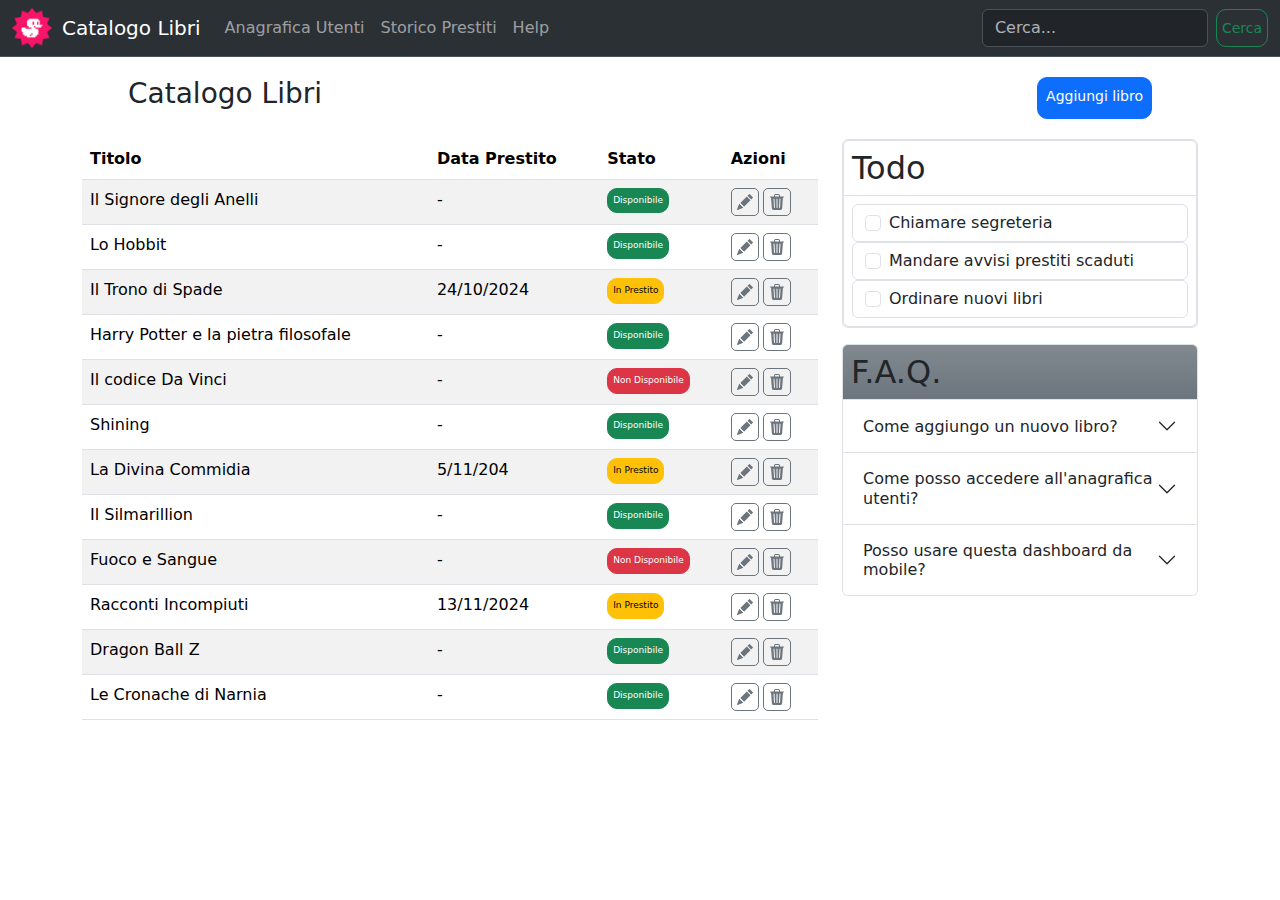
<file: index.html>
<!DOCTYPE html>
<html lang="en">
<head>
    <meta charset="UTF-8">
    <meta name="viewport" content="width=device-width, initial-scale=1.0">
    <link href="https://cdn.jsdelivr.net/npm/bootstrap@5.3.3/dist/css/bootstrap.min.css" rel="stylesheet" integrity="sha384-QWTKZyjpPEjISv5WaRU9OFeRpok6YctnYmDr5pNlyT2bRjXh0JMhjY6hW+ALEwIH" crossorigin="anonymous">
    <link rel="stylesheet" href="./css/style.css">
    <title>Bootstrap Dashboard</title>
</head>
<body>
    <nav class="navbar navbar-expand-lg bg-body-tertiary navbar bg-dark border-bottom border-body" data-bs-theme="dark">
        <div class="container-fluid">
            <img src="./img/duck.png" alt="Logo">
            <button class="navbar-toggler" type="button" data-bs-toggle="collapse" data-bs-target="#navbarTogglerDemo01" aria-controls="navbarTogglerDemo01" aria-expanded="false" aria-label="Toggle navigation">
                <span class="navbar-toggler-icon"></span>
            </button>
            <div class="collapse navbar-collapse" id="navbarTogglerDemo01">
                <a class="navbar-brand" href="#">Catalogo Libri</a>
                <ul class="navbar-nav me-auto mb-2 mb-lg-0">
                    <li class="nav-item">
                        <a class="nav-link" aria-current="page" href="#">Anagrafica Utenti</a>
                    </li>
                    <li class="nav-item">
                        <a class="nav-link" aria-current="page" href="#">Storico Prestiti</a>
                    </li>
                    <li class="nav-item">
                        <a class="nav-link" aria-current="page" href="#">Help</a>
                    </li>
                </ul>
                <form class="d-flex" role="search">
                <input class="form-control me-2" type="search" placeholder="Cerca..." aria-label="Search">
                <button class="btn btn-outline-success" type="submit">Cerca</button>
                </form>
            </div>
        </div>
    </nav>

    <main>
        <section id="row">
            <h3>Catalogo Libri</h3>
            <!-- <button type="button" class="btn btn-primary" disabled>Aggiungi Libro</button> -->
            <a href="./form.html" class="btn btn-primary p-2">Aggiungi libro</a>
        </section>

        <div class="container">
            <div class="row">

                <!-- Left side -->
                <div class="col-xl-8 col-lg-6">
                    <!-- Tabella -->
                    <table class="table table-striped">
                        <thead>
                            <tr>
                                <th>Titolo</th>
                                <th class="d-none d-md-table-cell">Data Prestito</th>
                                <th>Stato</th>
                                <th>Azioni</th>
                            </tr>
                        </thead>
                        <tbody>
                            <tr>
                                <td>Il Signore degli Anelli</td>
                                <td class="d-none d-md-table-cell">-</td>
                                <td><button type="button" class="btn btn-success">Disponibile</button></td>
                                <td class="icon column-gap-1">
                                    <button type="button" class="btn btn-outline-secondary">
                                        <svg xmlns="http://www.w3.org/2000/svg" width="16" height="16" fill="currentColor" class="bi bi-pencil-fill" viewBox="0 0 16 16"><path d="M12.854.146a.5.5 0 0 0-.707 0L10.5 1.793 14.207 5.5l1.647-1.646a.5.5 0 0 0 0-.708zm.646 6.061L9.793 2.5 3.293 9H3.5a.5.5 0 0 1 .5.5v.5h.5a.5.5 0 0 1 .5.5v.5h.5a.5.5 0 0 1 .5.5v.5h.5a.5.5 0 0 1 .5.5v.207zm-7.468 7.468A.5.5 0 0 1 6 13.5V13h-.5a.5.5 0 0 1-.5-.5V12h-.5a.5.5 0 0 1-.5-.5V11h-.5a.5.5 0 0 1-.5-.5V10h-.5a.5.5 0 0 1-.175-.032l-.179.178a.5.5 0 0 0-.11.168l-2 5a.5.5 0 0 0 .65.65l5-2a.5.5 0 0 0 .168-.11z"/>
                                        </svg>
                                    </button>
                                    <button type="button" class="btn btn-outline-secondary">
                                        <svg xmlns="http://www.w3.org/2000/svg" width="16" height="16" fill="currentColor" class="bi bi-trash3-fill" viewBox="0 0 16 16">
                                            <path d="M11 1.5v1h3.5a.5.5 0 0 1 0 1h-.538l-.853 10.66A2 2 0 0 1 11.115 16h-6.23a2 2 0 0 1-1.994-1.84L2.038 3.5H1.5a.5.5 0 0 1 0-1H5v-1A1.5 1.5 0 0 1 6.5 0h3A1.5 1.5 0 0 1 11 1.5m-5 0v1h4v-1a.5.5 0 0 0-.5-.5h-3a.5.5 0 0 0-.5.5M4.5 5.029l.5 8.5a.5.5 0 1 0 .998-.06l-.5-8.5a.5.5 0 1 0-.998.06m6.53-.528a.5.5 0 0 0-.528.47l-.5 8.5a.5.5 0 0 0 .998.058l.5-8.5a.5.5 0 0 0-.47-.528M8 4.5a.5.5 0 0 0-.5.5v8.5a.5.5 0 0 0 1 0V5a.5.5 0 0 0-.5-.5"/>
                                        </svg>
                                    </button>
                                </td>
                            </tr>
                            <tr>
                                <td>Lo Hobbit</td>
                                <td class="d-none d-md-table-cell">-</td>
                                <td><button type="button" class="btn btn-success">Disponibile</button></td>
                                <td class="icon column-gap-1">
                                    <button type="button" class="btn btn-outline-secondary">
                                        <svg xmlns="http://www.w3.org/2000/svg" width="16" height="16" fill="currentColor" class="bi bi-pencil-fill" viewBox="0 0 16 16"><path d="M12.854.146a.5.5 0 0 0-.707 0L10.5 1.793 14.207 5.5l1.647-1.646a.5.5 0 0 0 0-.708zm.646 6.061L9.793 2.5 3.293 9H3.5a.5.5 0 0 1 .5.5v.5h.5a.5.5 0 0 1 .5.5v.5h.5a.5.5 0 0 1 .5.5v.5h.5a.5.5 0 0 1 .5.5v.207zm-7.468 7.468A.5.5 0 0 1 6 13.5V13h-.5a.5.5 0 0 1-.5-.5V12h-.5a.5.5 0 0 1-.5-.5V11h-.5a.5.5 0 0 1-.5-.5V10h-.5a.5.5 0 0 1-.175-.032l-.179.178a.5.5 0 0 0-.11.168l-2 5a.5.5 0 0 0 .65.65l5-2a.5.5 0 0 0 .168-.11z"/>
                                        </svg>
                                    </button>
                                    <button type="button" class="btn btn-outline-secondary">
                                        <svg xmlns="http://www.w3.org/2000/svg" width="16" height="16" fill="currentColor" class="bi bi-trash3-fill" viewBox="0 0 16 16">
                                            <path d="M11 1.5v1h3.5a.5.5 0 0 1 0 1h-.538l-.853 10.66A2 2 0 0 1 11.115 16h-6.23a2 2 0 0 1-1.994-1.84L2.038 3.5H1.5a.5.5 0 0 1 0-1H5v-1A1.5 1.5 0 0 1 6.5 0h3A1.5 1.5 0 0 1 11 1.5m-5 0v1h4v-1a.5.5 0 0 0-.5-.5h-3a.5.5 0 0 0-.5.5M4.5 5.029l.5 8.5a.5.5 0 1 0 .998-.06l-.5-8.5a.5.5 0 1 0-.998.06m6.53-.528a.5.5 0 0 0-.528.47l-.5 8.5a.5.5 0 0 0 .998.058l.5-8.5a.5.5 0 0 0-.47-.528M8 4.5a.5.5 0 0 0-.5.5v8.5a.5.5 0 0 0 1 0V5a.5.5 0 0 0-.5-.5"/>
                                        </svg>
                                    </button>
                                </td>
                            </tr>
                            <tr>
                                <td>Il Trono di Spade</td>
                                <td class="d-none d-md-table-cell">24/10/2024</td>
                                <td><button type="button" class="btn btn-warning">In Prestito</button></td>
                                <td class="icon column-gap-1">
                                    <button type="button" class="btn btn-outline-secondary">
                                        <svg xmlns="http://www.w3.org/2000/svg" width="16" height="16" fill="currentColor" class="bi bi-pencil-fill" viewBox="0 0 16 16"><path d="M12.854.146a.5.5 0 0 0-.707 0L10.5 1.793 14.207 5.5l1.647-1.646a.5.5 0 0 0 0-.708zm.646 6.061L9.793 2.5 3.293 9H3.5a.5.5 0 0 1 .5.5v.5h.5a.5.5 0 0 1 .5.5v.5h.5a.5.5 0 0 1 .5.5v.5h.5a.5.5 0 0 1 .5.5v.207zm-7.468 7.468A.5.5 0 0 1 6 13.5V13h-.5a.5.5 0 0 1-.5-.5V12h-.5a.5.5 0 0 1-.5-.5V11h-.5a.5.5 0 0 1-.5-.5V10h-.5a.5.5 0 0 1-.175-.032l-.179.178a.5.5 0 0 0-.11.168l-2 5a.5.5 0 0 0 .65.65l5-2a.5.5 0 0 0 .168-.11z"/>
                                        </svg>
                                    </button>
                                    <button type="button" class="btn btn-outline-secondary">
                                        <svg xmlns="http://www.w3.org/2000/svg" width="16" height="16" fill="currentColor" class="bi bi-trash3-fill" viewBox="0 0 16 16">
                                            <path d="M11 1.5v1h3.5a.5.5 0 0 1 0 1h-.538l-.853 10.66A2 2 0 0 1 11.115 16h-6.23a2 2 0 0 1-1.994-1.84L2.038 3.5H1.5a.5.5 0 0 1 0-1H5v-1A1.5 1.5 0 0 1 6.5 0h3A1.5 1.5 0 0 1 11 1.5m-5 0v1h4v-1a.5.5 0 0 0-.5-.5h-3a.5.5 0 0 0-.5.5M4.5 5.029l.5 8.5a.5.5 0 1 0 .998-.06l-.5-8.5a.5.5 0 1 0-.998.06m6.53-.528a.5.5 0 0 0-.528.47l-.5 8.5a.5.5 0 0 0 .998.058l.5-8.5a.5.5 0 0 0-.47-.528M8 4.5a.5.5 0 0 0-.5.5v8.5a.5.5 0 0 0 1 0V5a.5.5 0 0 0-.5-.5"/>
                                        </svg>
                                    </button>
                                </td>
                            </tr>
                            <tr>
                                <td>Harry Potter e la pietra filosofale</td>
                                <td class="d-none d-md-table-cell">-</td>
                                <td><button type="button" class="btn btn-success">Disponibile</button></td>
                                <td class="icon column-gap-1">
                                    <button type="button" class="btn btn-outline-secondary">
                                        <svg xmlns="http://www.w3.org/2000/svg" width="16" height="16" fill="currentColor" class="bi bi-pencil-fill" viewBox="0 0 16 16"><path d="M12.854.146a.5.5 0 0 0-.707 0L10.5 1.793 14.207 5.5l1.647-1.646a.5.5 0 0 0 0-.708zm.646 6.061L9.793 2.5 3.293 9H3.5a.5.5 0 0 1 .5.5v.5h.5a.5.5 0 0 1 .5.5v.5h.5a.5.5 0 0 1 .5.5v.5h.5a.5.5 0 0 1 .5.5v.207zm-7.468 7.468A.5.5 0 0 1 6 13.5V13h-.5a.5.5 0 0 1-.5-.5V12h-.5a.5.5 0 0 1-.5-.5V11h-.5a.5.5 0 0 1-.5-.5V10h-.5a.5.5 0 0 1-.175-.032l-.179.178a.5.5 0 0 0-.11.168l-2 5a.5.5 0 0 0 .65.65l5-2a.5.5 0 0 0 .168-.11z"/>
                                        </svg>
                                    </button>
                                    <button type="button" class="btn btn-outline-secondary">
                                        <svg xmlns="http://www.w3.org/2000/svg" width="16" height="16" fill="currentColor" class="bi bi-trash3-fill" viewBox="0 0 16 16">
                                            <path d="M11 1.5v1h3.5a.5.5 0 0 1 0 1h-.538l-.853 10.66A2 2 0 0 1 11.115 16h-6.23a2 2 0 0 1-1.994-1.84L2.038 3.5H1.5a.5.5 0 0 1 0-1H5v-1A1.5 1.5 0 0 1 6.5 0h3A1.5 1.5 0 0 1 11 1.5m-5 0v1h4v-1a.5.5 0 0 0-.5-.5h-3a.5.5 0 0 0-.5.5M4.5 5.029l.5 8.5a.5.5 0 1 0 .998-.06l-.5-8.5a.5.5 0 1 0-.998.06m6.53-.528a.5.5 0 0 0-.528.47l-.5 8.5a.5.5 0 0 0 .998.058l.5-8.5a.5.5 0 0 0-.47-.528M8 4.5a.5.5 0 0 0-.5.5v8.5a.5.5 0 0 0 1 0V5a.5.5 0 0 0-.5-.5"/>
                                        </svg>
                                    </button>
                                </td>
                            </tr>
                            <tr>
                                <td>Il codice Da Vinci</td>
                                <td class="d-none d-md-table-cell">-</td>
                                <td><button type="button" class="btn btn-danger">Non Disponibile</button></td>
                                <td class="icon column-gap-1">
                                    <button type="button" class="btn btn-outline-secondary">
                                        <svg xmlns="http://www.w3.org/2000/svg" width="16" height="16" fill="currentColor" class="bi bi-pencil-fill" viewBox="0 0 16 16"><path d="M12.854.146a.5.5 0 0 0-.707 0L10.5 1.793 14.207 5.5l1.647-1.646a.5.5 0 0 0 0-.708zm.646 6.061L9.793 2.5 3.293 9H3.5a.5.5 0 0 1 .5.5v.5h.5a.5.5 0 0 1 .5.5v.5h.5a.5.5 0 0 1 .5.5v.5h.5a.5.5 0 0 1 .5.5v.207zm-7.468 7.468A.5.5 0 0 1 6 13.5V13h-.5a.5.5 0 0 1-.5-.5V12h-.5a.5.5 0 0 1-.5-.5V11h-.5a.5.5 0 0 1-.5-.5V10h-.5a.5.5 0 0 1-.175-.032l-.179.178a.5.5 0 0 0-.11.168l-2 5a.5.5 0 0 0 .65.65l5-2a.5.5 0 0 0 .168-.11z"/>
                                        </svg>
                                    </button>
                                    <button type="button" class="btn btn-outline-secondary">
                                        <svg xmlns="http://www.w3.org/2000/svg" width="16" height="16" fill="currentColor" class="bi bi-trash3-fill" viewBox="0 0 16 16">
                                            <path d="M11 1.5v1h3.5a.5.5 0 0 1 0 1h-.538l-.853 10.66A2 2 0 0 1 11.115 16h-6.23a2 2 0 0 1-1.994-1.84L2.038 3.5H1.5a.5.5 0 0 1 0-1H5v-1A1.5 1.5 0 0 1 6.5 0h3A1.5 1.5 0 0 1 11 1.5m-5 0v1h4v-1a.5.5 0 0 0-.5-.5h-3a.5.5 0 0 0-.5.5M4.5 5.029l.5 8.5a.5.5 0 1 0 .998-.06l-.5-8.5a.5.5 0 1 0-.998.06m6.53-.528a.5.5 0 0 0-.528.47l-.5 8.5a.5.5 0 0 0 .998.058l.5-8.5a.5.5 0 0 0-.47-.528M8 4.5a.5.5 0 0 0-.5.5v8.5a.5.5 0 0 0 1 0V5a.5.5 0 0 0-.5-.5"/>
                                        </svg>
                                    </button>
                                </td>
                            </tr>
                            <tr>
                                <td>Shining</td>
                                <td class="d-none d-md-table-cell">-</td>
                                <td><button type="button" class="btn btn-success">Disponibile</button></td>
                                <td class="icon column-gap-1">
                                    <button type="button" class="btn btn-outline-secondary">
                                        <svg xmlns="http://www.w3.org/2000/svg" width="16" height="16" fill="currentColor" class="bi bi-pencil-fill" viewBox="0 0 16 16"><path d="M12.854.146a.5.5 0 0 0-.707 0L10.5 1.793 14.207 5.5l1.647-1.646a.5.5 0 0 0 0-.708zm.646 6.061L9.793 2.5 3.293 9H3.5a.5.5 0 0 1 .5.5v.5h.5a.5.5 0 0 1 .5.5v.5h.5a.5.5 0 0 1 .5.5v.5h.5a.5.5 0 0 1 .5.5v.207zm-7.468 7.468A.5.5 0 0 1 6 13.5V13h-.5a.5.5 0 0 1-.5-.5V12h-.5a.5.5 0 0 1-.5-.5V11h-.5a.5.5 0 0 1-.5-.5V10h-.5a.5.5 0 0 1-.175-.032l-.179.178a.5.5 0 0 0-.11.168l-2 5a.5.5 0 0 0 .65.65l5-2a.5.5 0 0 0 .168-.11z"/>
                                        </svg>
                                    </button>
                                    <button type="button" class="btn btn-outline-secondary">
                                        <svg xmlns="http://www.w3.org/2000/svg" width="16" height="16" fill="currentColor" class="bi bi-trash3-fill" viewBox="0 0 16 16">
                                            <path d="M11 1.5v1h3.5a.5.5 0 0 1 0 1h-.538l-.853 10.66A2 2 0 0 1 11.115 16h-6.23a2 2 0 0 1-1.994-1.84L2.038 3.5H1.5a.5.5 0 0 1 0-1H5v-1A1.5 1.5 0 0 1 6.5 0h3A1.5 1.5 0 0 1 11 1.5m-5 0v1h4v-1a.5.5 0 0 0-.5-.5h-3a.5.5 0 0 0-.5.5M4.5 5.029l.5 8.5a.5.5 0 1 0 .998-.06l-.5-8.5a.5.5 0 1 0-.998.06m6.53-.528a.5.5 0 0 0-.528.47l-.5 8.5a.5.5 0 0 0 .998.058l.5-8.5a.5.5 0 0 0-.47-.528M8 4.5a.5.5 0 0 0-.5.5v8.5a.5.5 0 0 0 1 0V5a.5.5 0 0 0-.5-.5"/>
                                        </svg>
                                    </button>
                                </td>
                            </tr>
                            <tr>
                                <td>La Divina Commidia</td>
                                <td class="d-none d-md-table-cell">5/11/204</td>
                                <td><button type="button" class="btn btn-warning">In Prestito</button></td>
                                <td class="icon column-gap-1">
                                    <button type="button" class="btn btn-outline-secondary">
                                        <svg xmlns="http://www.w3.org/2000/svg" width="16" height="16" fill="currentColor" class="bi bi-pencil-fill" viewBox="0 0 16 16"><path d="M12.854.146a.5.5 0 0 0-.707 0L10.5 1.793 14.207 5.5l1.647-1.646a.5.5 0 0 0 0-.708zm.646 6.061L9.793 2.5 3.293 9H3.5a.5.5 0 0 1 .5.5v.5h.5a.5.5 0 0 1 .5.5v.5h.5a.5.5 0 0 1 .5.5v.5h.5a.5.5 0 0 1 .5.5v.207zm-7.468 7.468A.5.5 0 0 1 6 13.5V13h-.5a.5.5 0 0 1-.5-.5V12h-.5a.5.5 0 0 1-.5-.5V11h-.5a.5.5 0 0 1-.5-.5V10h-.5a.5.5 0 0 1-.175-.032l-.179.178a.5.5 0 0 0-.11.168l-2 5a.5.5 0 0 0 .65.65l5-2a.5.5 0 0 0 .168-.11z"/>
                                        </svg>
                                    </button>
                                    <button type="button" class="btn btn-outline-secondary">
                                        <svg xmlns="http://www.w3.org/2000/svg" width="16" height="16" fill="currentColor" class="bi bi-trash3-fill" viewBox="0 0 16 16">
                                            <path d="M11 1.5v1h3.5a.5.5 0 0 1 0 1h-.538l-.853 10.66A2 2 0 0 1 11.115 16h-6.23a2 2 0 0 1-1.994-1.84L2.038 3.5H1.5a.5.5 0 0 1 0-1H5v-1A1.5 1.5 0 0 1 6.5 0h3A1.5 1.5 0 0 1 11 1.5m-5 0v1h4v-1a.5.5 0 0 0-.5-.5h-3a.5.5 0 0 0-.5.5M4.5 5.029l.5 8.5a.5.5 0 1 0 .998-.06l-.5-8.5a.5.5 0 1 0-.998.06m6.53-.528a.5.5 0 0 0-.528.47l-.5 8.5a.5.5 0 0 0 .998.058l.5-8.5a.5.5 0 0 0-.47-.528M8 4.5a.5.5 0 0 0-.5.5v8.5a.5.5 0 0 0 1 0V5a.5.5 0 0 0-.5-.5"/>
                                        </svg>
                                    </button>
                                </td>
                            </tr>
                            <tr>
                                <td>Il Silmarillion</td>
                                <td class="d-none d-md-table-cell">-</td>
                                <td><button type="button" class="btn btn-success">Disponibile</button></td>
                                <td class="icon column-gap-1">
                                    <button type="button" class="btn btn-outline-secondary">
                                        <svg xmlns="http://www.w3.org/2000/svg" width="16" height="16" fill="currentColor" class="bi bi-pencil-fill" viewBox="0 0 16 16"><path d="M12.854.146a.5.5 0 0 0-.707 0L10.5 1.793 14.207 5.5l1.647-1.646a.5.5 0 0 0 0-.708zm.646 6.061L9.793 2.5 3.293 9H3.5a.5.5 0 0 1 .5.5v.5h.5a.5.5 0 0 1 .5.5v.5h.5a.5.5 0 0 1 .5.5v.5h.5a.5.5 0 0 1 .5.5v.207zm-7.468 7.468A.5.5 0 0 1 6 13.5V13h-.5a.5.5 0 0 1-.5-.5V12h-.5a.5.5 0 0 1-.5-.5V11h-.5a.5.5 0 0 1-.5-.5V10h-.5a.5.5 0 0 1-.175-.032l-.179.178a.5.5 0 0 0-.11.168l-2 5a.5.5 0 0 0 .65.65l5-2a.5.5 0 0 0 .168-.11z"/>
                                        </svg>
                                    </button>
                                    <button type="button" class="btn btn-outline-secondary">
                                        <svg xmlns="http://www.w3.org/2000/svg" width="16" height="16" fill="currentColor" class="bi bi-trash3-fill" viewBox="0 0 16 16">
                                            <path d="M11 1.5v1h3.5a.5.5 0 0 1 0 1h-.538l-.853 10.66A2 2 0 0 1 11.115 16h-6.23a2 2 0 0 1-1.994-1.84L2.038 3.5H1.5a.5.5 0 0 1 0-1H5v-1A1.5 1.5 0 0 1 6.5 0h3A1.5 1.5 0 0 1 11 1.5m-5 0v1h4v-1a.5.5 0 0 0-.5-.5h-3a.5.5 0 0 0-.5.5M4.5 5.029l.5 8.5a.5.5 0 1 0 .998-.06l-.5-8.5a.5.5 0 1 0-.998.06m6.53-.528a.5.5 0 0 0-.528.47l-.5 8.5a.5.5 0 0 0 .998.058l.5-8.5a.5.5 0 0 0-.47-.528M8 4.5a.5.5 0 0 0-.5.5v8.5a.5.5 0 0 0 1 0V5a.5.5 0 0 0-.5-.5"/>
                                        </svg>
                                    </button>
                                </td>
                            </tr>
                            <tr>
                                <td>Fuoco e Sangue</td>
                                <td class="d-none d-md-table-cell">-</td>
                                <td><button type="button" class="btn btn-danger">Non Disponibile</button></td>
                                <td class="icon column-gap-1">
                                    <button type="button" class="btn btn-outline-secondary">
                                        <svg xmlns="http://www.w3.org/2000/svg" width="16" height="16" fill="currentColor" class="bi bi-pencil-fill" viewBox="0 0 16 16"><path d="M12.854.146a.5.5 0 0 0-.707 0L10.5 1.793 14.207 5.5l1.647-1.646a.5.5 0 0 0 0-.708zm.646 6.061L9.793 2.5 3.293 9H3.5a.5.5 0 0 1 .5.5v.5h.5a.5.5 0 0 1 .5.5v.5h.5a.5.5 0 0 1 .5.5v.5h.5a.5.5 0 0 1 .5.5v.207zm-7.468 7.468A.5.5 0 0 1 6 13.5V13h-.5a.5.5 0 0 1-.5-.5V12h-.5a.5.5 0 0 1-.5-.5V11h-.5a.5.5 0 0 1-.5-.5V10h-.5a.5.5 0 0 1-.175-.032l-.179.178a.5.5 0 0 0-.11.168l-2 5a.5.5 0 0 0 .65.65l5-2a.5.5 0 0 0 .168-.11z"/>
                                        </svg>
                                    </button>
                                    <button type="button" class="btn btn-outline-secondary">
                                        <svg xmlns="http://www.w3.org/2000/svg" width="16" height="16" fill="currentColor" class="bi bi-trash3-fill" viewBox="0 0 16 16">
                                            <path d="M11 1.5v1h3.5a.5.5 0 0 1 0 1h-.538l-.853 10.66A2 2 0 0 1 11.115 16h-6.23a2 2 0 0 1-1.994-1.84L2.038 3.5H1.5a.5.5 0 0 1 0-1H5v-1A1.5 1.5 0 0 1 6.5 0h3A1.5 1.5 0 0 1 11 1.5m-5 0v1h4v-1a.5.5 0 0 0-.5-.5h-3a.5.5 0 0 0-.5.5M4.5 5.029l.5 8.5a.5.5 0 1 0 .998-.06l-.5-8.5a.5.5 0 1 0-.998.06m6.53-.528a.5.5 0 0 0-.528.47l-.5 8.5a.5.5 0 0 0 .998.058l.5-8.5a.5.5 0 0 0-.47-.528M8 4.5a.5.5 0 0 0-.5.5v8.5a.5.5 0 0 0 1 0V5a.5.5 0 0 0-.5-.5"/>
                                        </svg>
                                    </button>
                                </td>
                            </tr>
                            <tr>
                                <td>Racconti Incompiuti</td>
                                <td class="d-none d-md-table-cell">13/11/2024</td>
                                <td><button type="button" class="btn btn-warning">In Prestito</button></td>
                                <td class="icon column-gap-1">
                                    <button type="button" class="btn btn-outline-secondary">
                                        <svg xmlns="http://www.w3.org/2000/svg" width="16" height="16" fill="currentColor" class="bi bi-pencil-fill" viewBox="0 0 16 16"><path d="M12.854.146a.5.5 0 0 0-.707 0L10.5 1.793 14.207 5.5l1.647-1.646a.5.5 0 0 0 0-.708zm.646 6.061L9.793 2.5 3.293 9H3.5a.5.5 0 0 1 .5.5v.5h.5a.5.5 0 0 1 .5.5v.5h.5a.5.5 0 0 1 .5.5v.5h.5a.5.5 0 0 1 .5.5v.207zm-7.468 7.468A.5.5 0 0 1 6 13.5V13h-.5a.5.5 0 0 1-.5-.5V12h-.5a.5.5 0 0 1-.5-.5V11h-.5a.5.5 0 0 1-.5-.5V10h-.5a.5.5 0 0 1-.175-.032l-.179.178a.5.5 0 0 0-.11.168l-2 5a.5.5 0 0 0 .65.65l5-2a.5.5 0 0 0 .168-.11z"/>
                                        </svg>
                                    </button>
                                    <button type="button" class="btn btn-outline-secondary">
                                        <svg xmlns="http://www.w3.org/2000/svg" width="16" height="16" fill="currentColor" class="bi bi-trash3-fill" viewBox="0 0 16 16">
                                            <path d="M11 1.5v1h3.5a.5.5 0 0 1 0 1h-.538l-.853 10.66A2 2 0 0 1 11.115 16h-6.23a2 2 0 0 1-1.994-1.84L2.038 3.5H1.5a.5.5 0 0 1 0-1H5v-1A1.5 1.5 0 0 1 6.5 0h3A1.5 1.5 0 0 1 11 1.5m-5 0v1h4v-1a.5.5 0 0 0-.5-.5h-3a.5.5 0 0 0-.5.5M4.5 5.029l.5 8.5a.5.5 0 1 0 .998-.06l-.5-8.5a.5.5 0 1 0-.998.06m6.53-.528a.5.5 0 0 0-.528.47l-.5 8.5a.5.5 0 0 0 .998.058l.5-8.5a.5.5 0 0 0-.47-.528M8 4.5a.5.5 0 0 0-.5.5v8.5a.5.5 0 0 0 1 0V5a.5.5 0 0 0-.5-.5"/>
                                        </svg>
                                    </button>
                                </td>
                            </tr>
                            <tr>
                                <td>Dragon Ball Z</td>
                                <td class="d-none d-md-table-cell">-</td>
                                <td><button type="button" class="btn btn-success">Disponibile</button></td>
                                <td class="icon column-gap-1">
                                    <button type="button" class="btn btn-outline-secondary">
                                        <svg xmlns="http://www.w3.org/2000/svg" width="16" height="16" fill="currentColor" class="bi bi-pencil-fill" viewBox="0 0 16 16"><path d="M12.854.146a.5.5 0 0 0-.707 0L10.5 1.793 14.207 5.5l1.647-1.646a.5.5 0 0 0 0-.708zm.646 6.061L9.793 2.5 3.293 9H3.5a.5.5 0 0 1 .5.5v.5h.5a.5.5 0 0 1 .5.5v.5h.5a.5.5 0 0 1 .5.5v.5h.5a.5.5 0 0 1 .5.5v.207zm-7.468 7.468A.5.5 0 0 1 6 13.5V13h-.5a.5.5 0 0 1-.5-.5V12h-.5a.5.5 0 0 1-.5-.5V11h-.5a.5.5 0 0 1-.5-.5V10h-.5a.5.5 0 0 1-.175-.032l-.179.178a.5.5 0 0 0-.11.168l-2 5a.5.5 0 0 0 .65.65l5-2a.5.5 0 0 0 .168-.11z"/>
                                        </svg>
                                    </button>
                                    <button type="button" class="btn btn-outline-secondary">
                                        <svg xmlns="http://www.w3.org/2000/svg" width="16" height="16" fill="currentColor" class="bi bi-trash3-fill" viewBox="0 0 16 16">
                                            <path d="M11 1.5v1h3.5a.5.5 0 0 1 0 1h-.538l-.853 10.66A2 2 0 0 1 11.115 16h-6.23a2 2 0 0 1-1.994-1.84L2.038 3.5H1.5a.5.5 0 0 1 0-1H5v-1A1.5 1.5 0 0 1 6.5 0h3A1.5 1.5 0 0 1 11 1.5m-5 0v1h4v-1a.5.5 0 0 0-.5-.5h-3a.5.5 0 0 0-.5.5M4.5 5.029l.5 8.5a.5.5 0 1 0 .998-.06l-.5-8.5a.5.5 0 1 0-.998.06m6.53-.528a.5.5 0 0 0-.528.47l-.5 8.5a.5.5 0 0 0 .998.058l.5-8.5a.5.5 0 0 0-.47-.528M8 4.5a.5.5 0 0 0-.5.5v8.5a.5.5 0 0 0 1 0V5a.5.5 0 0 0-.5-.5"/>
                                        </svg>
                                    </button>
                                </td>
                            </tr>
                            <tr>
                                <td>Le Cronache di Narnia</td>
                                <td class="d-none d-md-table-cell">-</td>
                                <td><button type="button" class="btn btn-success">Disponibile</button></td>
                                <td class="icon column-gap-1">
                                    <button type="button" class="btn btn-outline-secondary">
                                        <svg xmlns="http://www.w3.org/2000/svg" width="16" height="16" fill="currentColor" class="bi bi-pencil-fill" viewBox="0 0 16 16"><path d="M12.854.146a.5.5 0 0 0-.707 0L10.5 1.793 14.207 5.5l1.647-1.646a.5.5 0 0 0 0-.708zm.646 6.061L9.793 2.5 3.293 9H3.5a.5.5 0 0 1 .5.5v.5h.5a.5.5 0 0 1 .5.5v.5h.5a.5.5 0 0 1 .5.5v.5h.5a.5.5 0 0 1 .5.5v.207zm-7.468 7.468A.5.5 0 0 1 6 13.5V13h-.5a.5.5 0 0 1-.5-.5V12h-.5a.5.5 0 0 1-.5-.5V11h-.5a.5.5 0 0 1-.5-.5V10h-.5a.5.5 0 0 1-.175-.032l-.179.178a.5.5 0 0 0-.11.168l-2 5a.5.5 0 0 0 .65.65l5-2a.5.5 0 0 0 .168-.11z"/>
                                        </svg>
                                    </button>
                                    <button type="button" class="btn btn-outline-secondary">
                                        <svg xmlns="http://www.w3.org/2000/svg" width="16" height="16" fill="currentColor" class="bi bi-trash3-fill" viewBox="0 0 16 16">
                                            <path d="M11 1.5v1h3.5a.5.5 0 0 1 0 1h-.538l-.853 10.66A2 2 0 0 1 11.115 16h-6.23a2 2 0 0 1-1.994-1.84L2.038 3.5H1.5a.5.5 0 0 1 0-1H5v-1A1.5 1.5 0 0 1 6.5 0h3A1.5 1.5 0 0 1 11 1.5m-5 0v1h4v-1a.5.5 0 0 0-.5-.5h-3a.5.5 0 0 0-.5.5M4.5 5.029l.5 8.5a.5.5 0 1 0 .998-.06l-.5-8.5a.5.5 0 1 0-.998.06m6.53-.528a.5.5 0 0 0-.528.47l-.5 8.5a.5.5 0 0 0 .998.058l.5-8.5a.5.5 0 0 0-.47-.528M8 4.5a.5.5 0 0 0-.5.5v8.5a.5.5 0 0 0 1 0V5a.5.5 0 0 0-.5-.5"/>
                                        </svg>
                                    </button>
                                </td>
                            </tr>
                        </tbody>
                    </table>
                </div>

                <!-- Right side -->
                <div class="col-xl-4 col-lg-6 todo row-gap-3"> 

                    <!-- To do -->
                    <div class="accordion" id="accordionExample">
                        <div class="accordion-item">
                            
                            <div class="accordion-item">
                                <h2 class="accordion-header p-2">Todo</h2>
                            </div>
                           <div class="accordion-item">
                                <h2 class="accordion-header p-2">
                                    <div class="input-group-text bg-white">
                                        <input class="form-check-input mt-0" type="checkbox" value="" aria-label="Checkbox for following text input">
                                        <span class="mx-2">Chiamare segreteria</span>
                                    </div>
                                    <div class="input-group-text bg-white">
                                        <input class="form-check-input mt-0" type="checkbox" value="" aria-label="Checkbox for following text input">
                                        <span class="mx-2">Mandare avvisi prestiti scaduti</span>
                                    </div>
                                    <div class="input-group-text bg-white">
                                        <input class="form-check-input mt-0" type="checkbox" value="" aria-label="Checkbox for following text input">
                                        <span class="mx-2">Ordinare nuovi libri</span>
                                    </div>
                                </h2>
                            </div>
                        </div>
                    </div>

                    <!-- FAQ -->
                    <div class="accordion" id="accordionExample">
                        <div class="accordion-item bg-secondary bg-gradient"><!-- Il background non va bene -->
                             <h2 class="accordion-header p-2">F.A.Q.</h2> 
                        </div>
 
                        <div class="accordion-item">
                             <h2 class="accordion-header">
                                 <button class="accordion-button collapsed" type="button" data-bs-toggle="collapse" data-bs-target="#collapseTwo" aria-expanded="false" aria-controls="collapseTwo">
                                     Come aggiungo un nuovo libro?
                                 </button>
                             </h2>
                             <div id="collapseTwo" class="accordion-collapse collapse" data-bs-parent="#accordionExample">
                                 <div class="accordion-body">
                                     <strong> Lorem ipsum dolor</strong> sit amet consectetur adipisicing elit. Ipsam accusamus accusantium magnam qui nam deserunt necessitatibus quae, at quod nobis rerum sequi repudiandae eveniet excepturi? Nobis quis dolores numquam culpa.
                                 </div>
                             </div>
                        </div>
 
                        <div class="accordion-item">
                             <h2 class="accordion-header">
                                 <button class="accordion-button collapsed" type="button" data-bs-toggle="collapse" data-bs-target="#collapseThree" aria-expanded="false" aria-controls="collapseThree">
                                     Come posso accedere all'anagrafica utenti?
                                 </button>
                             </h2>
                             <div id="collapseThree" class="accordion-collapse collapse" data-bs-parent="#accordionExample">
                                 <div class="accordion-body">
                                     <strong> Lorem ipsum dolor</strong> sit amet consectetur adipisicing elit. Ipsam accusamus accusantium magnam qui nam deserunt necessitatibus quae, at quod nobis rerum sequi repudiandae eveniet excepturi? Nobis quis dolores numquam culpa.
                                 </div>
                             </div>
                         </div>
 
                         <div class="accordion-item">
                             <h2 class="accordion-header">
                                 <button class="accordion-button collapsed" type="button" data-bs-toggle="collapse" data-bs-target="#collapseFour" aria-expanded="false" aria-controls="collapseFour">
                                     Posso usare questa dashboard da mobile?
                                 </button>
                             </h2>
                             <div id="collapseFour" class="accordion-collapse collapse" data-bs-parent="#accordionExample">
                                 <div class="accordion-body">
                                     <strong> Lorem ipsum dolor</strong> sit amet consectetur adipisicing elit. Ipsam accusamus accusantium magnam qui nam deserunt necessitatibus quae, at quod nobis rerum sequi repudiandae eveniet excepturi? Nobis quis dolores numquam culpa.
                                 </div>
                             </div>
                         </div>
                    </div>

                </div>
            </div>
        </div>    
    </main>
    <script src="https://cdn.jsdelivr.net/npm/bootstrap@5.3.3/dist/js/bootstrap.bundle.min.js" integrity="sha384-YvpcrYf0tY3lHB60NNkmXc5s9fDVZLESaAA55NDzOxhy9GkcIdslK1eN7N6jIeHz" crossorigin="anonymous"></script>
</body>
</html>
</file>
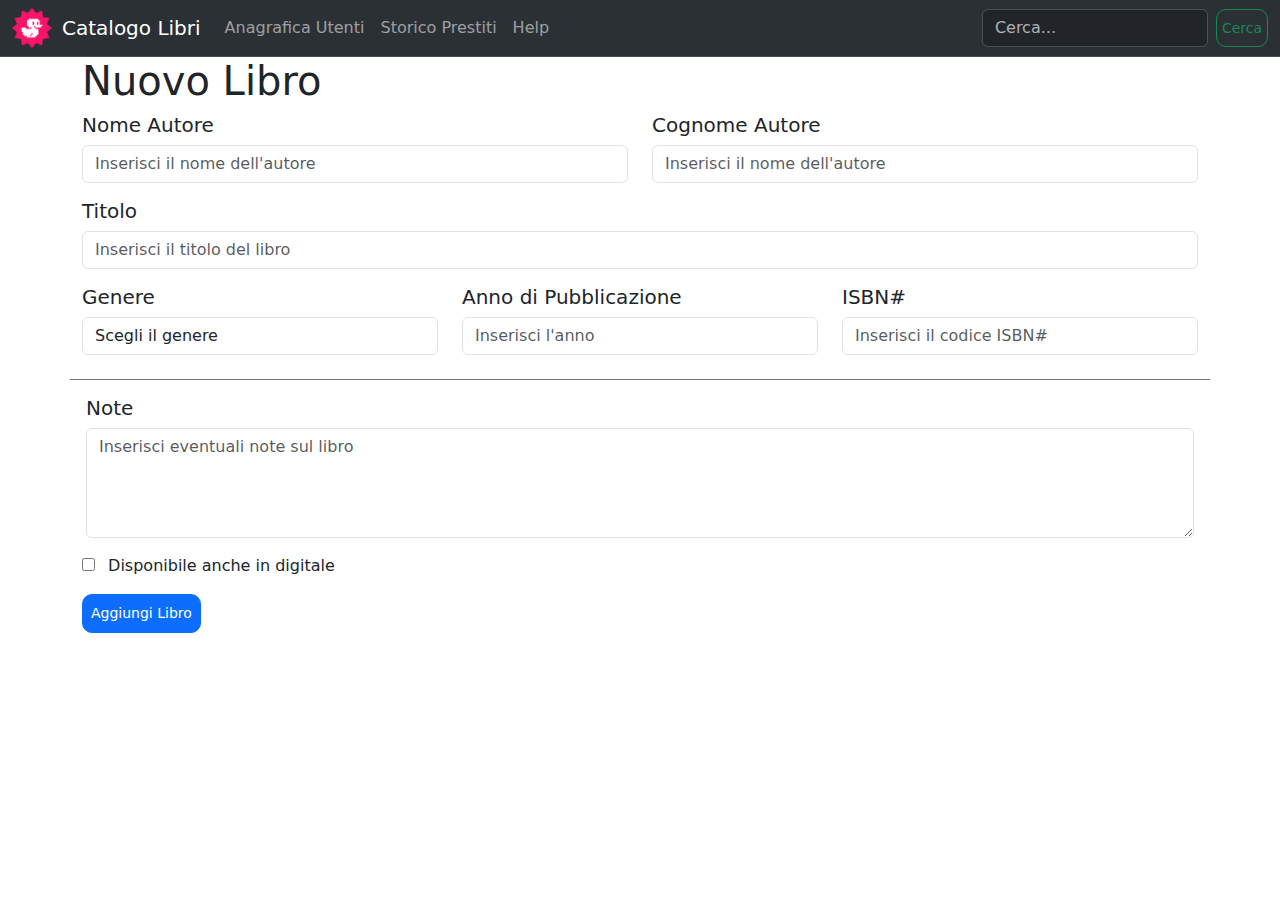
<file: form.html>
<!DOCTYPE html>
<html lang="en">
<head>
    <meta charset="UTF-8">
    <meta name="viewport" content="width=device-width, initial-scale=1.0">
    <link href="https://cdn.jsdelivr.net/npm/bootstrap@5.3.3/dist/css/bootstrap.min.css" rel="stylesheet" integrity="sha384-QWTKZyjpPEjISv5WaRU9OFeRpok6YctnYmDr5pNlyT2bRjXh0JMhjY6hW+ALEwIH" crossorigin="anonymous">
    <link rel="stylesheet" href="./css/style.css">
    <title>Document</title>
</head>
<body>

    <!-- navbar -->
    <nav class="navbar navbar-expand-lg bg-body-tertiary navbar bg-dark border-bottom border-body" data-bs-theme="dark">
        <div class="container-fluid">
            <img src="./img/duck.png" alt="Logo">
            <button class="navbar-toggler" type="button" data-bs-toggle="collapse" data-bs-target="#navbarTogglerDemo01" aria-controls="navbarTogglerDemo01" aria-expanded="false" aria-label="Toggle navigation">
                <span class="navbar-toggler-icon"></span>
            </button>
            <div class="collapse navbar-collapse" id="navbarTogglerDemo01">
                <a class="navbar-brand" href="./index.html">Catalogo Libri</a>
                <ul class="navbar-nav me-auto mb-2 mb-lg-0">
                    <li class="nav-item">
                        <a class="nav-link" aria-current="page" href="#">Anagrafica Utenti</a>
                    </li>
                    <li class="nav-item">
                        <a class="nav-link" aria-current="page" href="#">Storico Prestiti</a>
                    </li>
                    <li class="nav-item">
                        <a class="nav-link" aria-current="page" href="#">Help</a>
                    </li>
                </ul>
                <form class="d-flex" role="search">
                <input class="form-control me-2" type="search" placeholder="Cerca..." aria-label="Search">
                <button class="btn btn-outline-success" type="submit">Cerca</button>
                </form>
            </div>
        </div>
    </nav>

    <!-- container -->
    <div class="container">
        <h1>Nuovo Libro</h1>
        <!-- form -->
        <form action="">
            <!-- Name - Surname -->
            <div class="row px-0 mb-3">
                <div class="col col-6">
                    <h5>Nome Autore</h5>
                    <input type="text" class="form-control" placeholder="Inserisci il nome dell'autore" required>
                </div>
                <div class="col col-6">
                    <h5>Cognome Autore</h5>
                    <input type="text" class="form-control" placeholder="Inserisci il nome dell'autore" required>
                </div>
            </div>
            <!-- Title -->
            <div class="row px-0 mb-3">
                <div class="col col-12">
                    <h5>Titolo</h5>
                    <input type="text" class="form-control" placeholder="Inserisci il titolo del libro" required>
                </div>
            </div>
            <!-- More info -->
            <div class="row px-0 pb-4 border-bottom border-secondary">
                <div class="col col-12 col-md-4"><!-- essendo bootstrap mobile first l'eccezione bisogna metterla sulla versione desk e quindi da colonna singola diventa tripla aumentando la grandezza -->
                    <h5>Genere</h5>
                    <select name="genere" class="form-control" required>
                        <option value="" hidden>Scegli il genere</option><!-- aggiungendo l'attributo hidden posso evitare che venga riselezionato dopo aver scelto un valore desiderato tornando ad avere il campo vuoto -->
                        <option value="opt1">Fantasy</option>
                        <option value="opt1">Horror</option>
                        <option value="opt1">Classici</option>
                        <option value="opt1">Giallo</option>
                    </select>
                </div>
                <div class="col col-12 col-md-4">
                    <h5>Anno di Pubblicazione</h5>
                    <input type="number" class="form-control" placeholder="Inserisci l'anno" required>
                </div>
                <div class="col col-12 col-md-4">
                    <h5>ISBN#</h5>
                    <input type="text" class="form-control" placeholder="Inserisci il codice ISBN#" required>
                </div>
            </div>
            <!-- Note -->
            <div class="row px-0 pt-3 mx-1 mb-3">
                <h5 class="ps-0">Note</h5>
                <textarea name="note" rows="4" cols="80" class="mx-0 form-control" placeholder="Inserisci eventuali note sul libro"></textarea>
            </div>
            <!-- Checkbox -->
            <div class="row px-0">
                <div class="col">
                    <input type="checkbox" name="check">
                    <span class="px-2">Disponibile anche in digitale</span>
                </div>
            </div>
            <!-- submit -->
            <div class="row px-0 mt-3">
                <div class="col col-2">
                    <input type="submit" value="Aggiungi Libro" class="btn btn-primary p-2">
                </div>
            </div>
        </form>
    </div>


    <script src="https://cdn.jsdelivr.net/npm/bootstrap@5.3.3/dist/js/bootstrap.bundle.min.js" integrity="sha384-YvpcrYf0tY3lHB60NNkmXc5s9fDVZLESaAA55NDzOxhy9GkcIdslK1eN7N6jIeHz" crossorigin="anonymous"></script>
</body>
</html>
</file>
<file: css/style.css>
.navbar img {
    width: 50px;
    padding-right: 10px;
}

 #row {
    margin: 0 auto;
    width: 80%;
    display: flex;
    justify-content: space-between;
    padding: 20px 0;
 }

 .icon{
   display: flex;
   /* column-gap: 3px; */
 }

 .btn{
    border-radius: 10px;
    padding: 5px;
    font-size: 9px;
 }

 .btn-primary, .btn-outline-success{
   font-size: 14px;
 }

 .btn-outline-secondary, input, select, textarea{
   border-radius: 5px;
 }

 .todo{
   display: flex;
   flex-direction: column;
}
</file>
